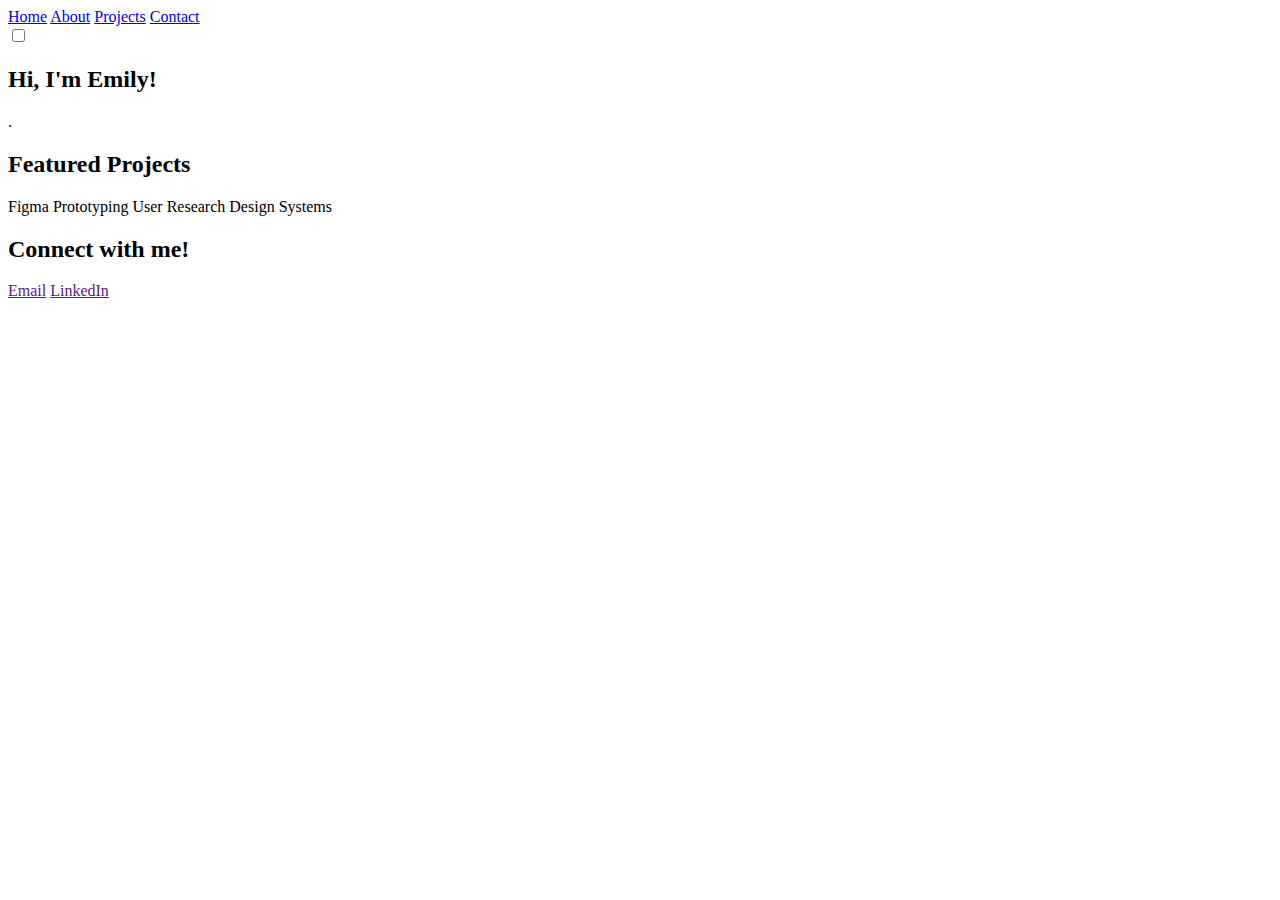
<file: index.html>
<!DOCTYPE html>
<html lang="en">
<head>
    <meta charset="UTF-8">
    <meta name="viewport" content="width=device-width, initial-scale=1">
    <title>Emily Quan - UI/UX Designer</title>
</head>

<body>
    <header>
        <a href="index.html" class="logo" aria-label="Logo for Homepage">
            <div class="logo-circle" aria-hidden="true"></div>
        </a>

        <nav class="navbar">
            <a href="index.html">Home</a>
            <a href="#about">About</a>
            <a href="#projects">Projects</a>
            <a href="#contact">Contact</a>
        </nav>

        <div class="nav-right">
            <!-- Hidden checkbox and hamburger menu -->
            <input type="checkbox" id="menu-toggle" class="menu-toggle">
            <label for="menu-toggle" class="hamburger" aria-label="Toggle navigation menu">
                <span></span>
                <span></span>
                <span></span>
            </label>
        </div>
    </header>

    <section id="about">
        <h2>Hi, I'm Emily!</h2>
        <div class="about-content">
            <p>.</p>
        </div>
    </section>

    <section id="projects">
        <h2>Featured Projects</h2>
        <div class="projects-grid">
            <div class="project-card">
                <div class="project-image"></div>
                <div class="project-content">
                    <h3></h3>
                    <p></p>
                    <div class="project-tags">
                        <span class="tag">Figma</span>
                        <span class="tag">Prototyping</span>
                        <span class="tag">User Research</span>
                        <span class="tag">Design Systems</span>
                    </div>
                </div>
            </div>
        </div>
    </section>

    <footer id="contact">
        <h2>Connect with me!</h2>
        <div class="contact-links">
            <a href="">Email</a>
            <a href="" target="_blank">LinkedIn</a>
        </div>
    </footer>

</body>
</html>


<!--
I'm a UI/UX designer who connects design and development. With a background in Computer Science and Interactive Arts & Technology, I bring both creative vision and technical experience to every project. I love solving problems at the intersection of sleek interfaces and clean code, whether I'm prototyping in Figma or building with React. My dual perspective as a designer and developer helps me create experiences that not only look great but actually work seamlessly. I'm always exploring how thoughtful design and development can come together to make interfaces people genuinely enjoy using.


I'm a UI/UX designer who bridges design and development. When I'm not watching movies or getting lost in a good book, I'm bringing that same love of storytelling into my work, especially branding and design. With a background in Computer Science and Interactive Arts & Technology, I can take an idea from concept to reality, whether that's prototyping in Figma or building with React. I work well with both designers and developers, which helps me create experiences that look good and function seamlessly.
-->
</file>
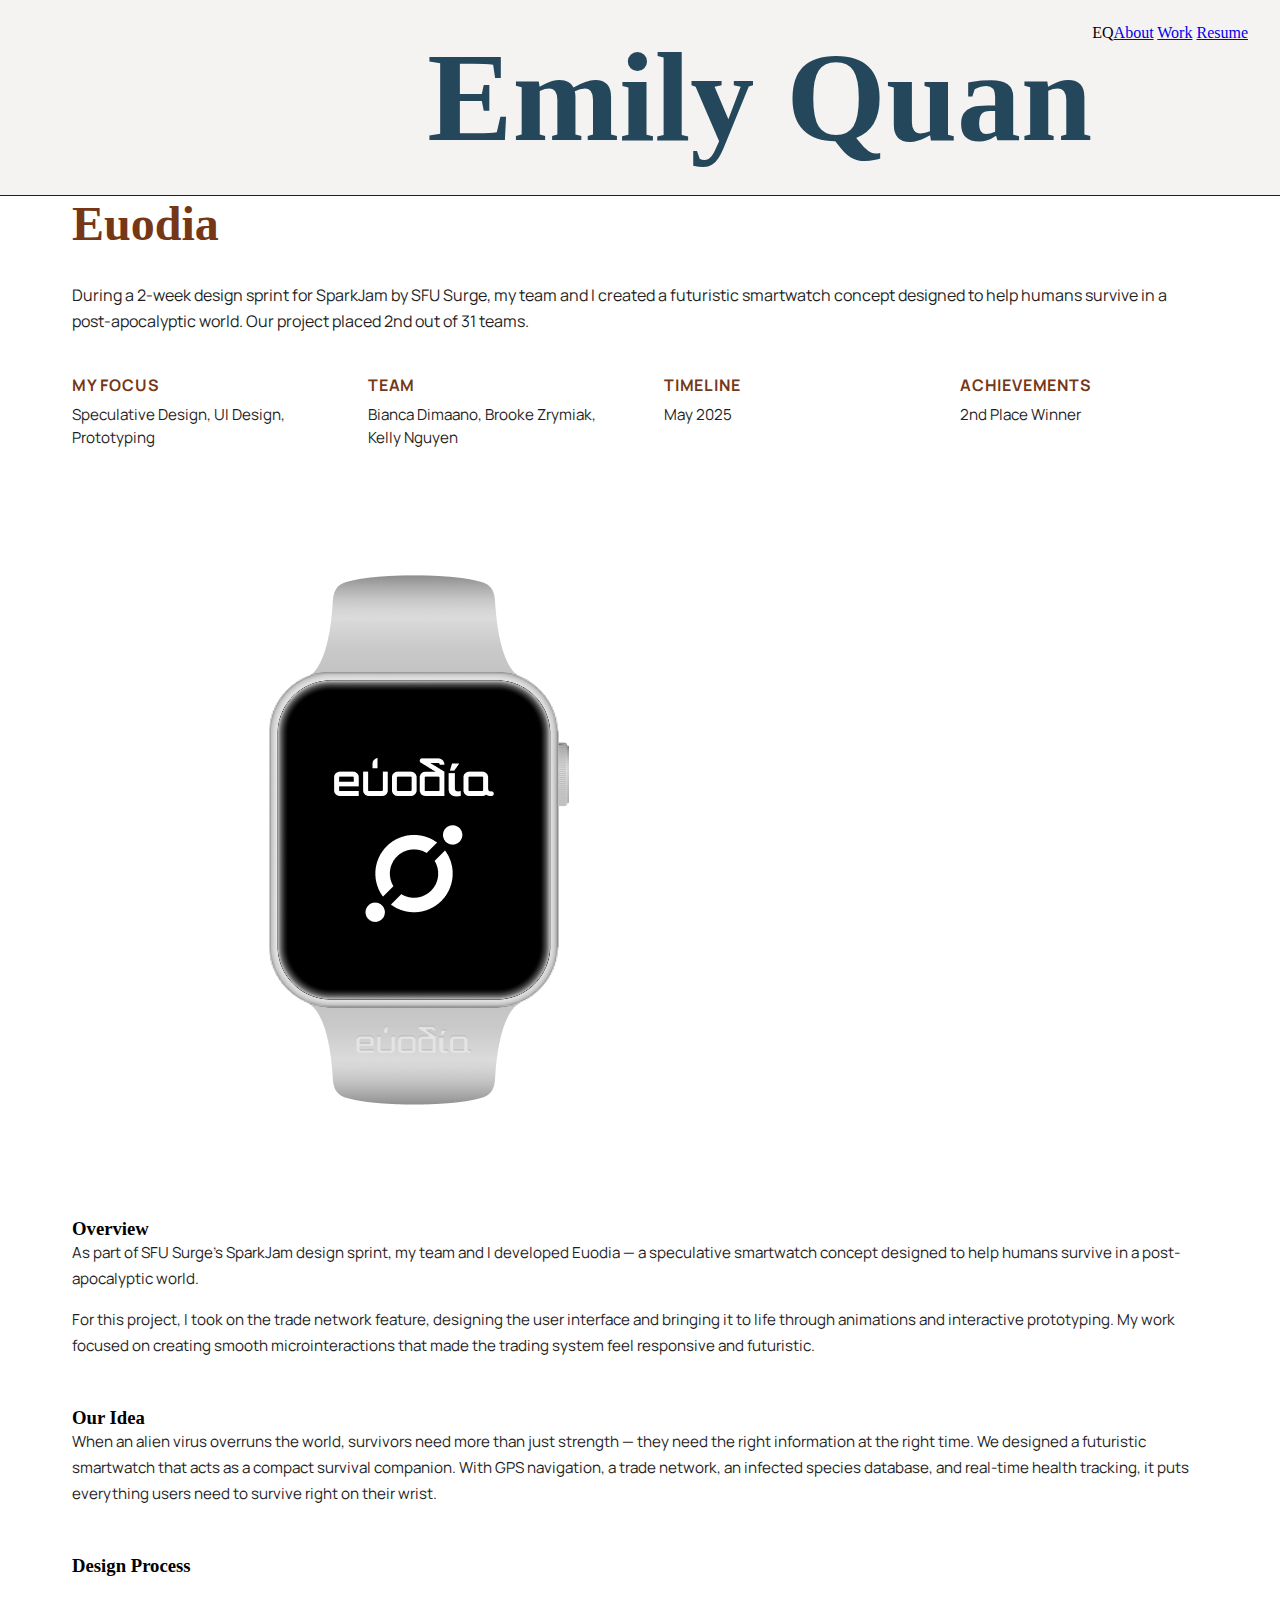
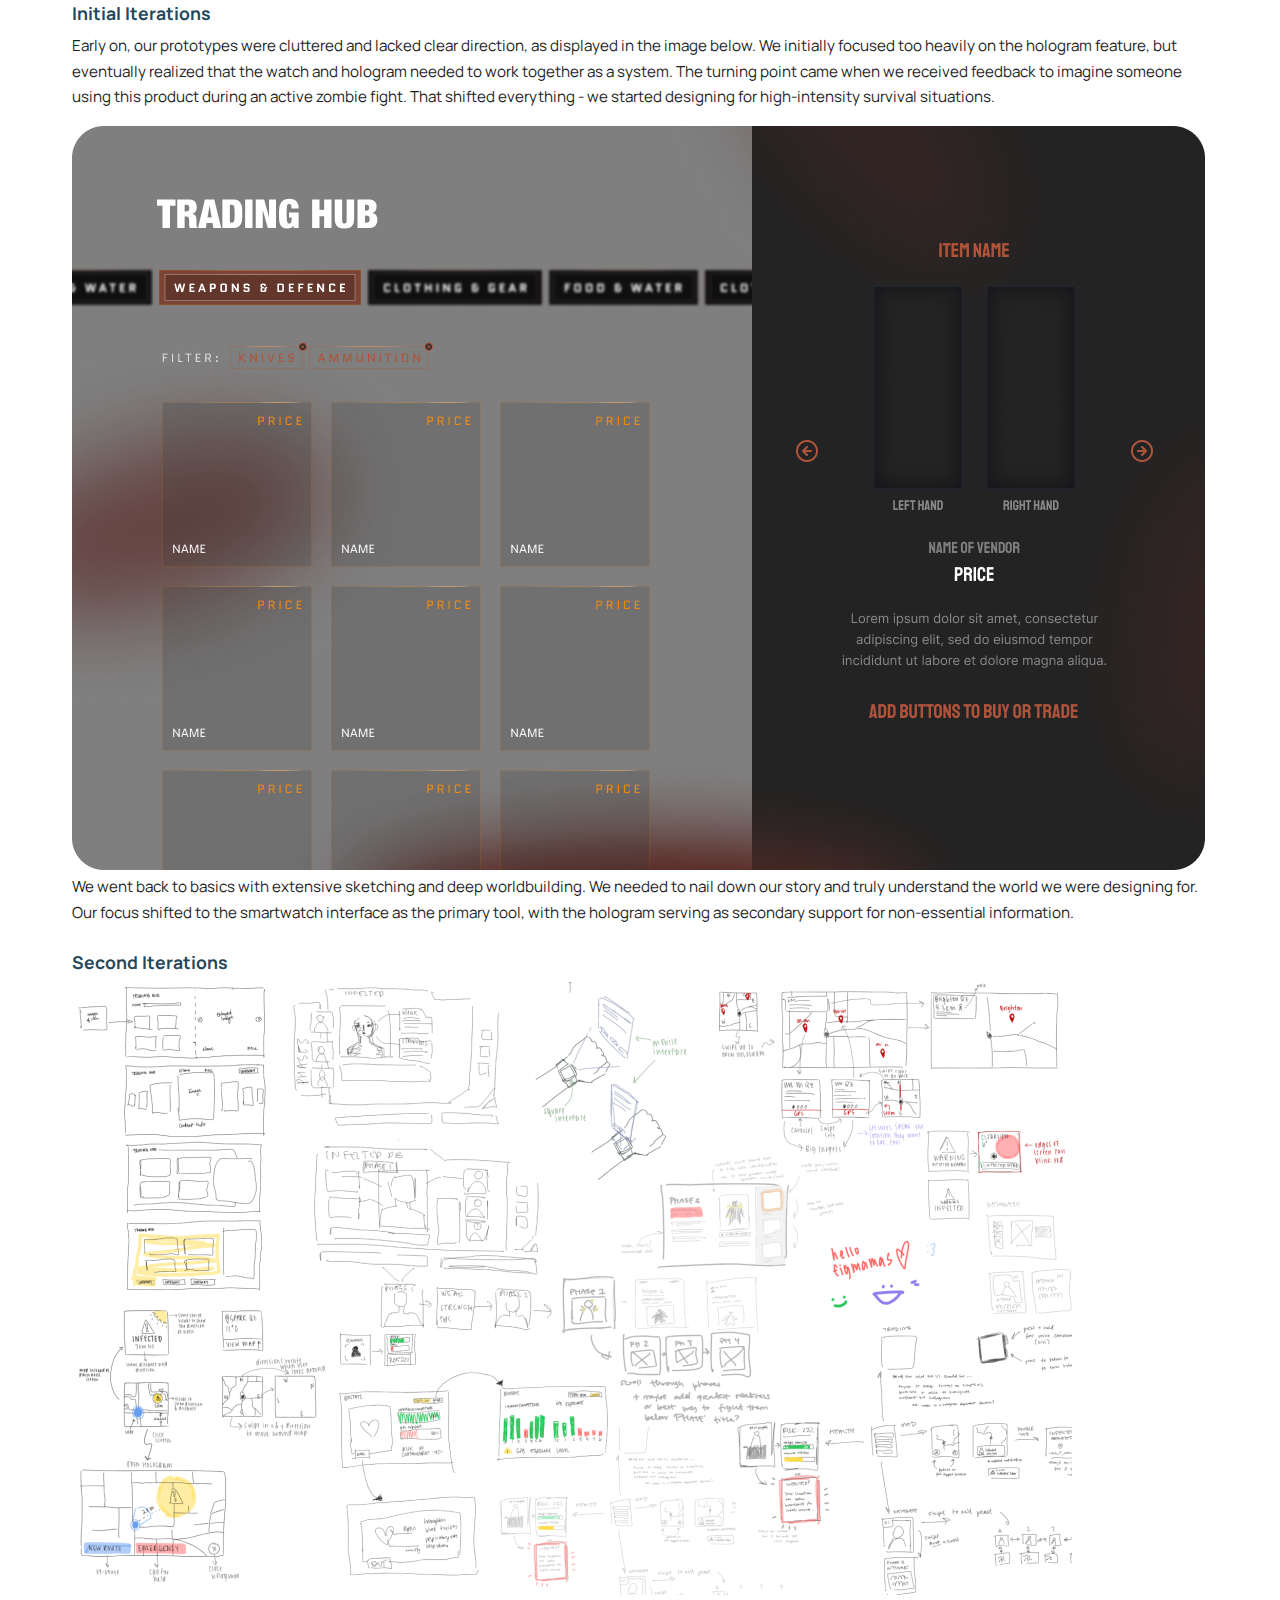
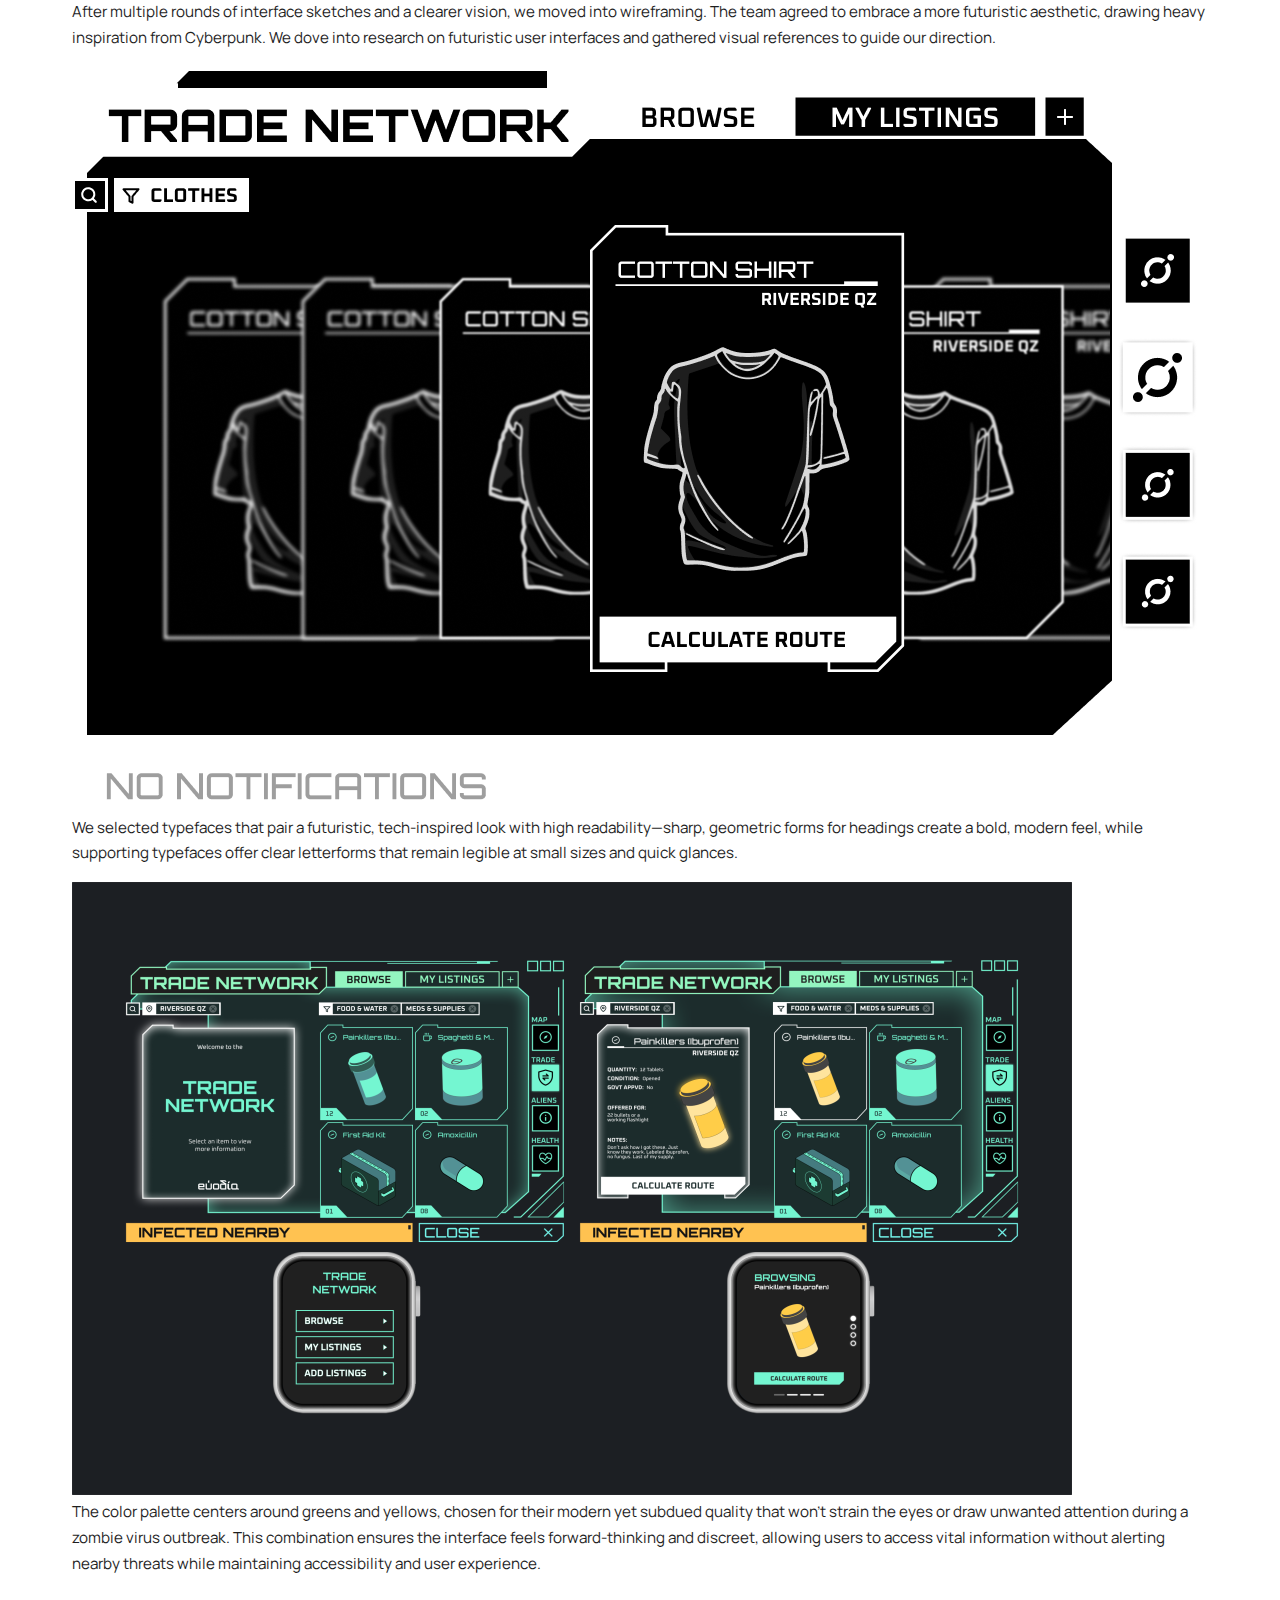
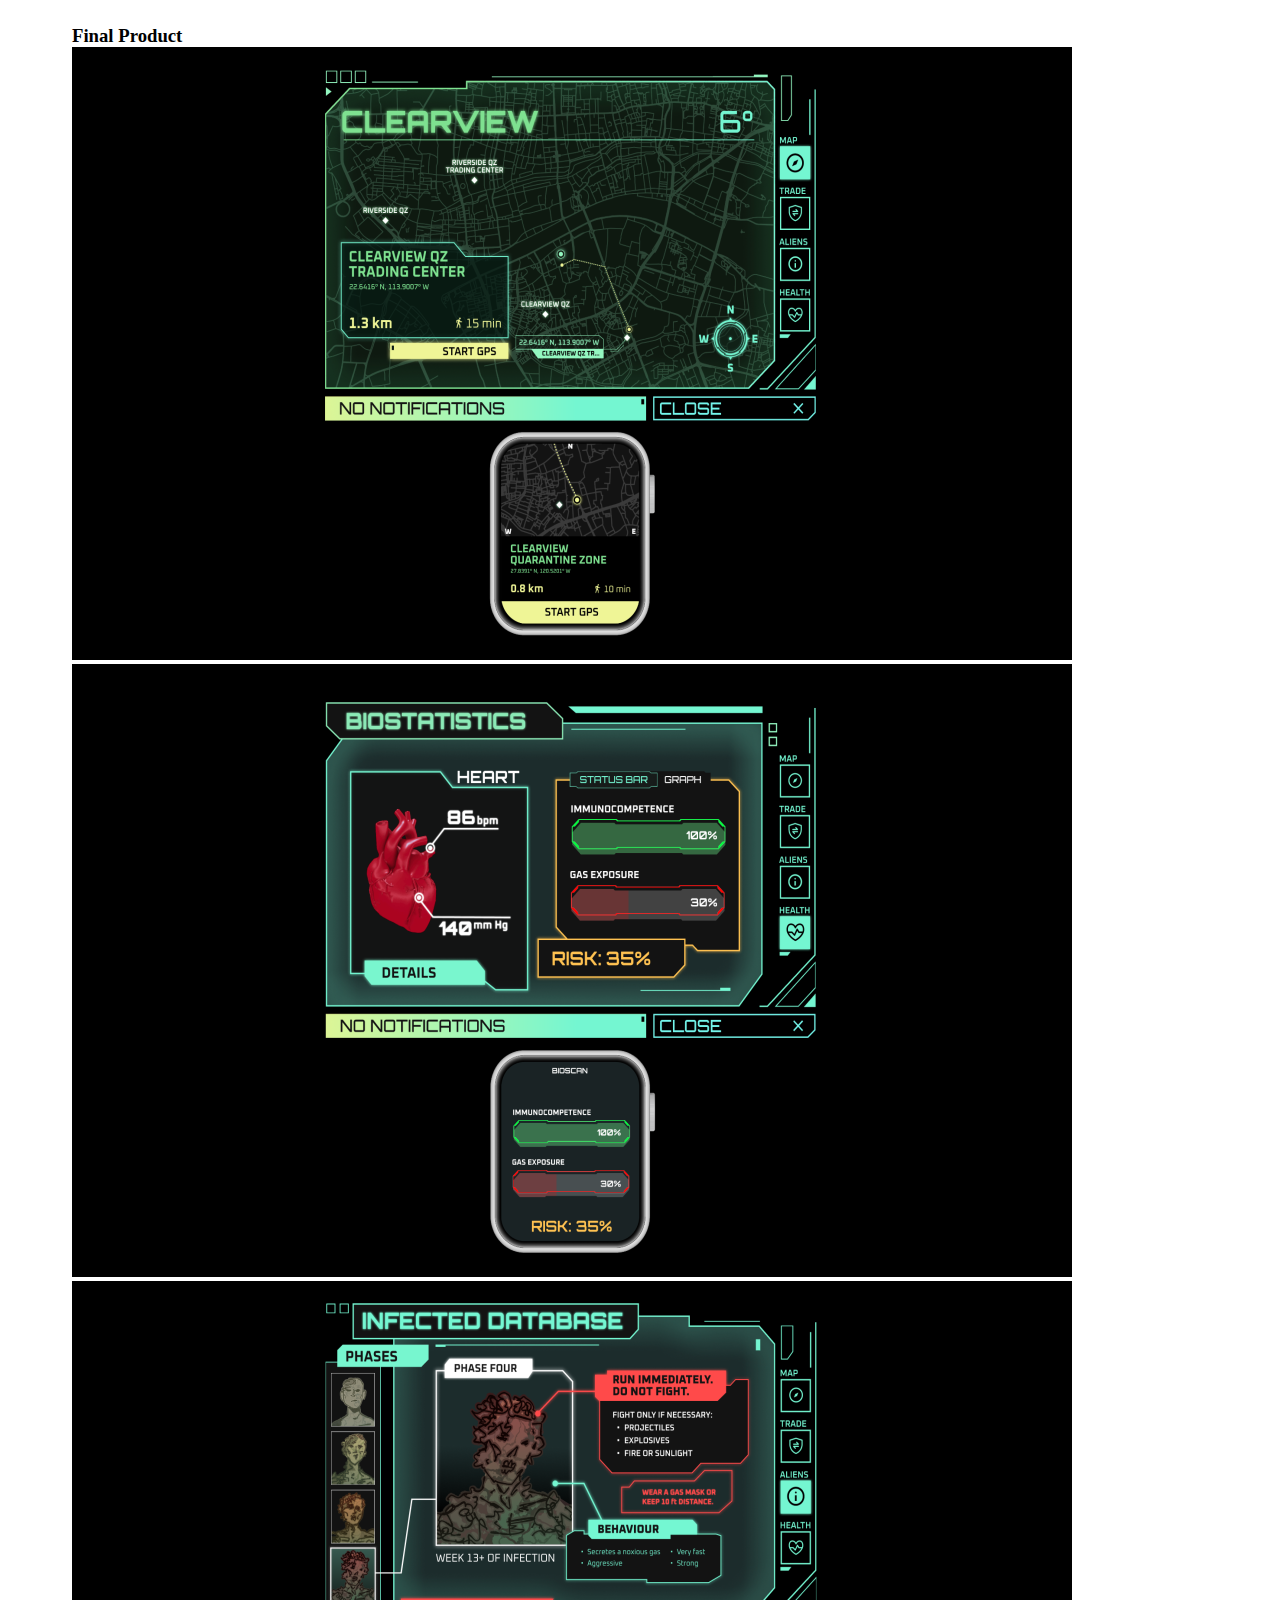
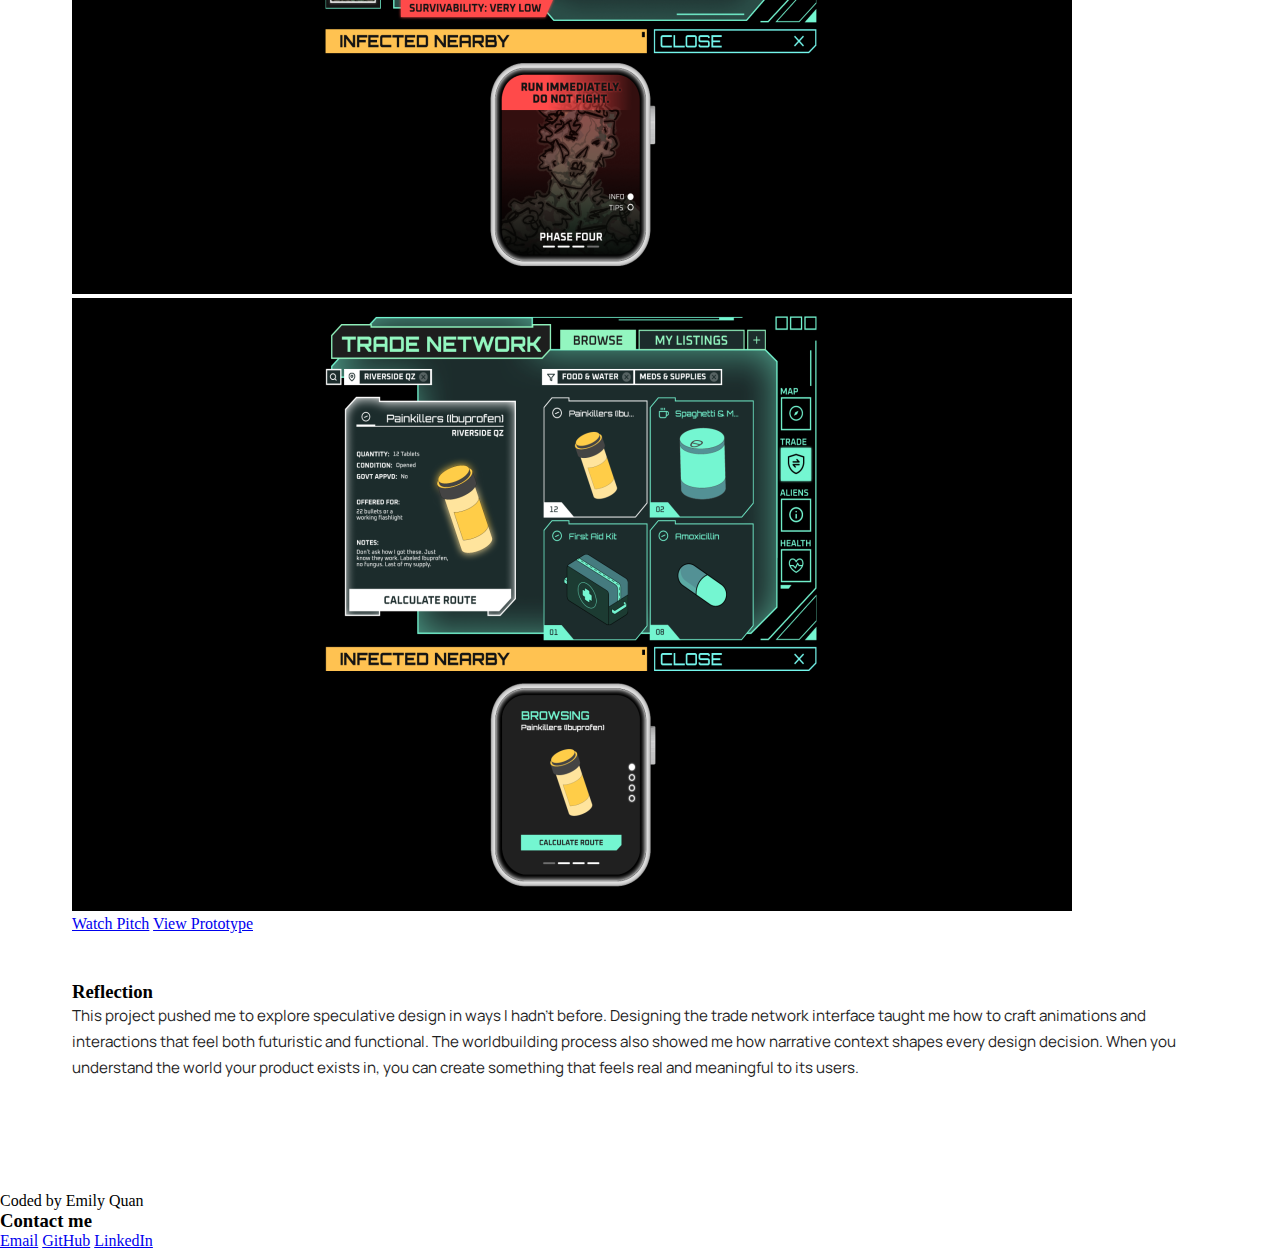
<file: project.html>
<!DOCTYPE html>
<html lang="en">
<head>
    <meta charset="UTF-8">
    <meta name="viewport" content="width=device-width, initial-scale=1">
    <title>Emily Quan | Euodia</title>

    <!-- MAIN STYLESHEET -->
    <link rel="stylesheet" href="css/main.css">
    <link rel="stylesheet" href="css/project_page.css">

    <!-- FONTS -->
    <link rel="preconnect" href="https://fonts.googleapis.com">
    <link rel="preconnect" href="https://fonts.gstatic.com" crossorigin>
    <link href="https://fonts.googleapis.com/css2?family=Manrope:wght@200..800" rel="stylesheet"> <!-- Manrope -->
</head>

<body>
    <header>
        <h1 class="full-name">Emily Quan</h1>
        <p class="initial">EQ</p>
        <nav>
            <a href="index.html#about">About</a>
            <a href="index.html#work">Work</a>
            <a href="https://drive.google.com/file/d/1egXMSJrh9mu1vAjPjiVjW-oXpUBdRvO_/view?usp=sharing" target="_blank">Resume</a>
        </nav>
    </header>

    <section class="project-page">
        <div class="project-top">
            <h2 class="project-title">Euodia</h2>
            
            <div class="images">
                <div class="project-intro">
                    <div class="project-intro-inner">
                        <p class="project-description">During a 2-week design sprint for SparkJam by SFU Surge, my team and I created a futuristic smartwatch concept designed to help humans survive in a post-apocalyptic world. Our project placed 2nd out of 31 teams.</p>
                        
                        <div class="project-details-grid">
                            <div class="detail-item">
                                <h3>My Focus</h3>
                                <p>Speculative Design, UI Design, Prototyping</p>
                            </div>
                            
                            <div class="detail-item">
                                <h3>Team</h3>
                                <p>Bianca Dimaano, Brooke Zrymiak, Kelly Nguyen</p>
                            </div>
                            
                            <div class="detail-item">
                                <h3>Timeline</h3>
                                <p>May 2025</p>
                            </div>
                            
                            <div class="detail-item">
                                <h3>Achievements</h3>
                                <p>2nd Place Winner</p>
                            </div>
                        </div>
                    </div>
                </div>
                
                <div class="project-image">
                    <img src="img/euodia.png" width="684" height="684" alt="Euodia smartwatch interface featuring the name of the app, with the circular logo below">
                </div>
            </div>
        </div>

        <div class="project-content">
            <section class="content-section">
                <h3>Overview</h3>
                <p>As part of SFU Surge's SparkJam design sprint, my team and I developed Euodia — a speculative smartwatch concept designed to help humans survive in a post-apocalyptic world.</p>
                <p>For this project, I took on the trade network feature, designing the user interface and bringing it to life through animations and interactive prototyping. My work focused on creating smooth microinteractions that made the trading system feel responsive and futuristic.</p>
            </section>

            <section class="content-section">
                <h3>Our Idea</h3>
                <p>When an alien virus overruns the world, survivors need more than just strength — they need the right information at the right time. We designed a futuristic smartwatch that acts as a compact survival companion. With GPS navigation, a trade network, an infected species database, and real-time health tracking, it puts everything users need to survive right on their wrist.</p>
            </section>

            <section class="content-section">
                <h3>Design Process</h3>
                
                <h4>Initial Iterations</h4>
                <p>Early on, our prototypes were cluttered and lacked clear direction, as displayed in the image below. We initially focused too heavily on the hologram feature, but eventually realized that the watch and hologram needed to work together as a system. The turning point came when we received feedback to imagine someone using this product during an active zombie fight. That shifted everything - we started designing for high-intensity survival situations.</p>
                <div class="project-image">
                    <img src="img/old_trade.png" width="1133" height="744" alt="The initial designs of the trading hub with a cluttered interface">
                </div>
                <p>We went back to basics with extensive sketching and deep worldbuilding. We needed to nail down our story and truly understand the world we were designing for. Our focus shifted to the smartwatch interface as the primary tool, with the hologram serving as secondary support for non-essential information.</p>

                <h4>Second Iterations</h4>
                <div class="project-image">
                    <img src="img/sketches.png" width="1000" height="613" alt="Revised sketching to improve user interface and flow after critique session">
                </div>
                <p>After multiple rounds of interface sketches and a clearer vision, we moved into wireframing. The team agreed to embrace a more futuristic aesthetic, drawing heavy inspiration from Cyberpunk. We dove into research on futuristic user interfaces and gathered visual references to guide our direction.</p>
                <div class="project-image">
                    <img src="img/second_trade.png" width="1133" height="744" alt="The second iterations of the trading hub designs with a cleaner cyberpunk interface">
                </div>
                <p>We selected typefaces that pair a futuristic, tech-inspired look with high readability—sharp, geometric forms for headings create a bold, modern feel, while supporting typefaces offer clear letterforms that remain legible at small sizes and quick glances.</p>
                <div class="project-image">
                    <img src="img/00.png" width="1000" height="613" alt="Final iterations of the trading hub interface with added colours of green and yellow">
                </div>
                <p>The color palette centers around greens and yellows, chosen for their modern yet subdued quality that won't strain the eyes or draw unwanted attention during a zombie virus outbreak. This combination ensures the interface feels forward-thinking and discreet, allowing users to access vital information without alerting nearby threats while maintaining accessibility and user experience.</p>
            </section>

            <section class="content-section">
                <h3>Final Product</h3>
                <div class="project-image">
                    <img src="img/map.png" width="1000" height="613" alt="Final map screen showing the futuristic hologram and smartwatch interface">
                </div>
                <div class="project-image">
                    <img src="img/biostats.png" width="1000" height="613" alt="Final biostats screen showing the futuristic hologram and smartwatch interface">
                </div>
                <div class="project-image">
                    <img src="img/infected.png" width="1000" height="613" alt="Final infected database screen showing the futuristic hologram and smartwatch interface">
                </div>
                <div class="project-image">
                    <img src="img/trading.png" width="1000" height="613" alt="Final trading screen showing the futuristic hologram and smartwatch interface">
                </div>
                <div class="prototype-links">
                    <a href="https://www.youtube.com/watch?app=desktop&v=Y9Xr2kVliIU" class="prototype-button" target="_blank">Watch Pitch</a>
                    <a href="https://www.figma.com/proto/bH8fTrdCLDZSqlhiiKXZwO/Figmamas?node-id=396-3460&p=f&viewport=2238%2C971%2C0.09&t=goNicyYE9XzCx5w7-0&scaling=min-zoom&content-scaling=fixed&starting-point-node-id=723%3A27649&show-proto-sidebar=1" class="prototype-button" target="_blank">View Prototype</a>
                </div>
            </section>

            <section class="content-section">
                <h3>Reflection</h3>
                <p>This project pushed me to explore speculative design in ways I hadn't before. Designing the trade network interface taught me how to craft animations and interactions that feel both futuristic and functional. The worldbuilding process also showed me how narrative context shapes every design decision. When you understand the world your product exists in, you can create something that feels real and meaningful to its users.</p>
            </section>
        </div>
    </section>

    <footer id="contact">
        <p class="signature">
            Coded by 
            <span>Emily Quan</span>
        </p>
        <div class="contact-container">
            <h3>Contact me</h3>
            <!-- REFERENCED https://www.w3schools.com/tags/tryit.asp?filename=tryhtml_link_mailto for email -->
            <div class="contact-links">
                <a href="mailto:emilyquan26@gmail.com">Email</a>
                <a href="https://github.com/emilyquan" target="_blank">GitHub</a>
                <a href="https://www.linkedin.com/in/emily-quan-29379225b/" target="_blank">LinkedIn</a>
            </div>
        </div>
    </footer>

</body>
</html>
</file>
<file: css/main.css>
/* Main CSS File */

* {
    margin: 0;
    padding: 0;
    box-sizing: border-box;
}

body {
    background-color: #ffffff;
    display: flex;
    flex-direction: column;
}

/* --- HEADINGS --- */
h1 {
    font-family: "Imperial Script", cursive;
    font-size: 6rem;
    color: #24475B;
}
h2 {
    font-family: "Imperial Script", cursive;
    font-size: 3rem;
    color: #753716;
    text-align: center;
    margin-bottom: 1rem;
}

/* --- NAVIGATION BAR --- */

/* Logo */
.logo {
    display: flex;
    align-items: center;
    gap: 0.5rem;
    text-decoration: none;
    color: #1E1E1E;
}
.logo-circle {
    width: 2.5rem;
    height: 2.5rem;
    background-color: #212c3c;
    border-radius: 50%;
}

/* Header */
header {
    display: flex;
    justify-content: center;
    padding: 1.5rem 2rem;
    background-color: #F5F3F1;
    border-bottom: #1E1E1E 1px solid;
    position: sticky;
    top: 0;
    z-index: 100;
}

/* Navigation Bar */
.navbar {
    display: flex;
    gap: 2rem;
}
.navbar a {
    text-decoration: none;
    color: #1E1E1E;
    font-family: "Manrope", sans-serif;
    font-weight: 400;
    text-transform: uppercase;
    font-size: 0.8rem;
    letter-spacing: 0.02rem;
    transition: color 0.3s;
}
.navbar a:hover, .navbar a:focus {
    color: #753716;
    text-decoration: underline;
}

/* --- ABOUT SECTION --- */
#about {
    display: flex;
    flex-direction: column;
    align-items: center;
    padding: 5rem 0rem;
}

/* About Text */
.title-text {
    display: flex;
    flex: 1;
    flex-direction: column;
    text-align: center;
    margin-top: 2rem;
    margin-bottom: 6rem;
}
.subtitle {
    position: relative;
    text-align: center;
    translate: 6rem 0rem;
    font-family: "IM FELL Great Primer", serif;
    font-size: 1.3rem;
    text-transform: lowercase;
    color: #753716;
    margin-top: -1rem;
}

/* About Collage */
.about-blurb {
    display: flex;
    flex: 1;
    flex-direction: column;
    position: relative;
    justify-content: center;
    align-items: center;
    background-image: url("../img/Envelope.png");
    background-size: contain;
    background-repeat: no-repeat;
    background-position: center;
    padding: 2rem;
    min-height: 35rem;
}
.about-content {
    position: relative;
    bottom: 5rem;
    background-color: #F5F3F1;
    border: 0.4rem solid #753716;
    padding: 1rem;
    max-width: 28rem;
}
.about-content h2 {
    font-family: "Imperial Script", cursive;
    font-size: 3rem;
    color: #753716;
    text-align: left;
    margin-bottom: 0;
}

.about-content p {
    font-family: "Manrope", sans-serif;
    font-size: 0.8rem;
    line-height: 1.5;
    color: #1E1E1E;
    padding: 1rem;
    padding-bottom: 0.8rem;
}

.portrait-container {
    position: absolute;
    top: 15rem;
    left: 13rem;
    width: 11rem;
    height: 13rem;
    border: 0.5rem solid #fdfdfd;
    border-bottom: 2rem solid #fdfdfd;
    overflow: hidden;
    background-color: #fdfdfd;
    rotate: 3deg;
}

.portrait-container img {
    width: 100%;
    height: 130%;
    object-fit: cover;
    display: block;
    opacity: 0.8;
}


/* --- RESPONSIVENESS --- */
@media (width > 70rem) {
    #about {
        flex-direction: row;
    }
}

@media (width > 50rem) {
    header {
        justify-content: right;
    }

    h1 {
        font-size: 8rem;
    }
    .subtitle {
        font-size: 1.7rem;
        translate: 7.5rem 0rem;
    }
    .about-content p {
        font-size: 0.85rem;
        line-height: 1.5;
    }
    .portrait-container {
        top: 15rem;
        left: 14rem;
    }
}
</file>
<file: css/project_page.css>
/* --- PROJECT PAGE --- */
.project-page {
    max-width: 75rem;
    margin: 0 auto;
    padding: 0 2rem;
}

.project-hero {
    padding: 3rem 0 4rem;
}

.project-title {
    text-align: left;
    margin-bottom: 2rem;
}

.project-intro {
    margin-bottom: 3rem;
}

.project-description {
    font-family: "Manrope", sans-serif;
    font-size: 1rem;
    line-height: 1.6;
    color: #1E1E1E;
    margin-bottom: 2.5rem;
    text-align: left;
}

.project-details-grid {
    display: grid;
    grid-template-columns: 1fr;
    gap: 2rem;
    margin-bottom: 3rem;
}

.detail-item h3 {
    font-family: "Manrope", sans-serif;
    font-weight: 700;
    font-size: 1rem;
    color: #753716;
    text-transform: uppercase;
    letter-spacing: 0.05rem;
    margin-bottom: 0.5rem;
}

.detail-item p {
    font-family: "Manrope", sans-serif;
    font-size: 0.95rem;
    line-height: 1.5;
    color: #1E1E1E;
}

.project-hero-image {
    width: 100%;
    background: white;
    border: 0.4rem solid #753716;
    padding: 3rem;
    display: flex;
    justify-content: center;
    align-items: center;
    min-height: 25rem;
}

.project-hero-image img {
    max-width: 100%;
    height: auto;
    display: block;
}

.project-content {
    padding: 2rem 0 4rem;
}

.content-section {
    margin-bottom: 3rem;
}

.content-section h2 {
    font-family: "Imperial Script", cursive;
    font-size: 2.5rem;
    color: #753716;
    text-align: left;
    margin-bottom: 1rem;
}

.content-section h4 {
    font-family: "Manrope", sans-serif;
    font-weight: 700;
    font-size: 1.1rem;
    color: #24475B;
    margin-top: 1.5rem;
    margin-bottom: 0.5rem;
}

.content-section p {
    font-family: "Manrope", sans-serif;
    font-size: 0.95rem;
    line-height: 1.7;
    color: #1E1E1E;
    margin-bottom: 1rem;
}

/* --- RESPONSIVENESS --- */
@media (width > 50rem) {
    header {
        justify-content: right;
    }

    h1 {
        font-size: 8rem;
    }
    .subtitle {
        font-size: 1.7rem;
    }
    
    .project-details-grid {
        grid-template-columns: repeat(2, 1fr);
        gap: 2rem 3rem;
    }
    
    .project-hero-image {
        padding: 4rem;
        min-height: 30rem;
    }
}

@media (width > 70rem) {
    #about {
        flex-direction: row;
        gap: 5rem;
    }
    
    .project-details-grid {
        grid-template-columns: repeat(4, 1fr);
    }
}
</file>
